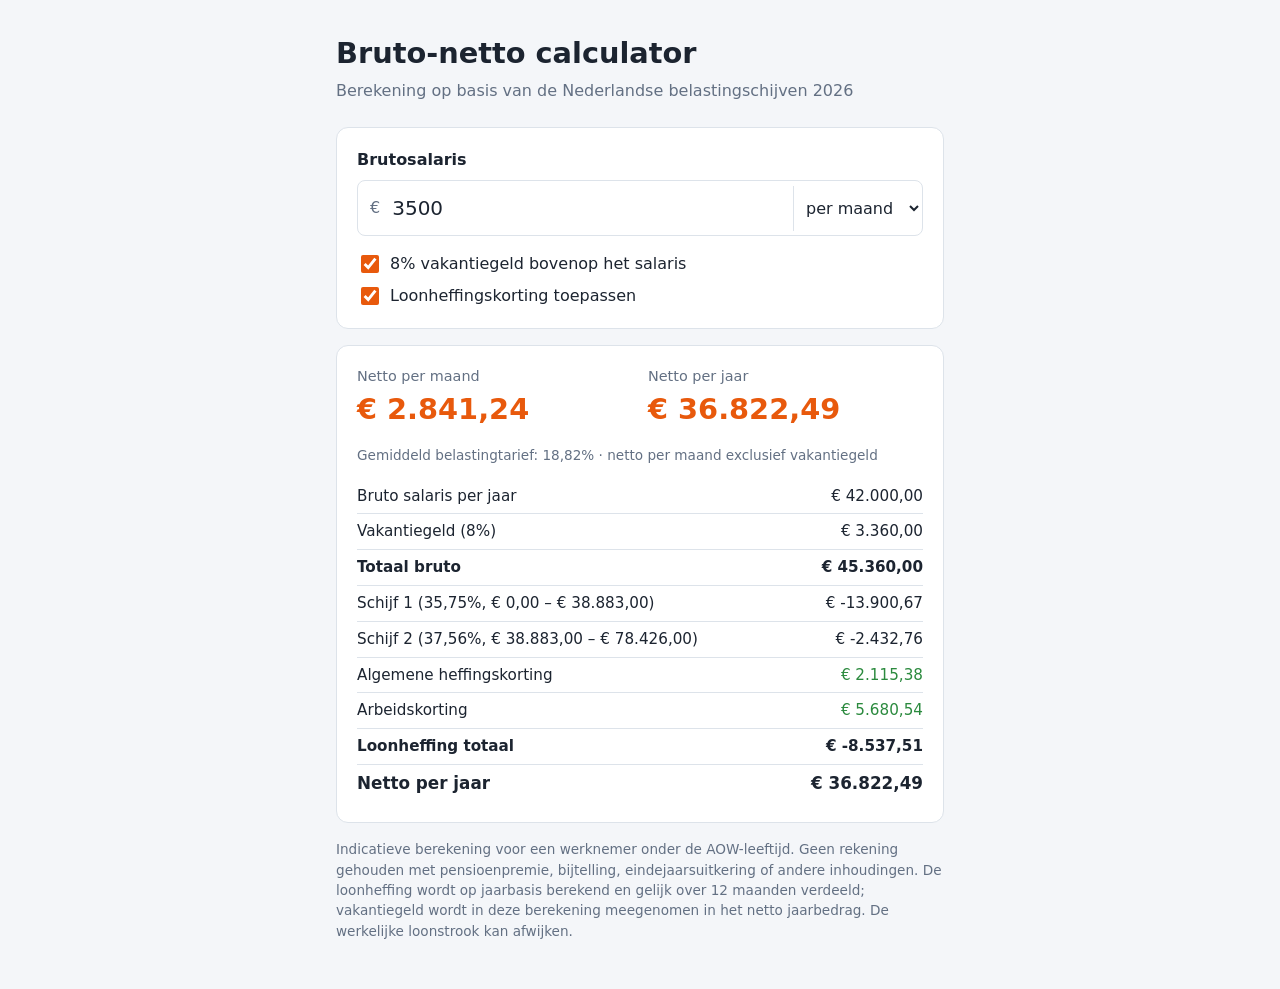
<file: index.html>
<!doctype html>
<html lang="nl">
<head>
  <meta charset="utf-8">
  <meta name="viewport" content="width=device-width, initial-scale=1">
  <title>Bruto-netto calculator</title>
  <link rel="stylesheet" href="style.css">
</head>
<body>
  <main>
    <header>
      <h1>Bruto-netto calculator</h1>
      <p class="sub">Berekening op basis van de Nederlandse belastingschijven 2026</p>
    </header>

    <form id="form" class="card" autocomplete="off">
      <label for="bruto">Brutosalaris</label>
      <div class="input-row">
        <span class="prefix">€</span>
        <input id="bruto" type="number" inputmode="decimal" min="0" step="any" placeholder="3500" value="3500">
        <select id="periode" aria-label="Periode">
          <option value="maand" selected>per maand</option>
          <option value="jaar">per jaar</option>
        </select>
      </div>

      <label class="check">
        <input id="vakantiegeld" type="checkbox" checked>
        8% vakantiegeld bovenop het salaris
      </label>
      <label class="check">
        <input id="heffingskorting" type="checkbox" checked>
        Loonheffingskorting toepassen
      </label>
    </form>

    <section class="card result" aria-live="polite">
      <div class="totals">
        <div>
          <span class="label">Netto per maand</span>
          <span id="nettoMaand" class="big">–</span>
        </div>
        <div>
          <span class="label">Netto per jaar</span>
          <span id="nettoJaar" class="big">–</span>
        </div>
      </div>
      <p id="toelichting" class="muted"></p>

      <table>
        <tbody id="details"></tbody>
      </table>
    </section>

    <footer class="muted">
      Indicatieve berekening voor een werknemer onder de AOW-leeftijd. Geen rekening gehouden met
      pensioenpremie, bijtelling, eindejaarsuitkering of andere inhoudingen. De loonheffing wordt
      op jaarbasis berekend en gelijk over 12 maanden verdeeld; vakantiegeld wordt in deze
      berekening meegenomen in het netto jaarbedrag. De werkelijke loonstrook kan afwijken.
    </footer>
  </main>

  <script src="calculator.js"></script>
  <script src="app.js"></script>
</body>
</html>
</file>
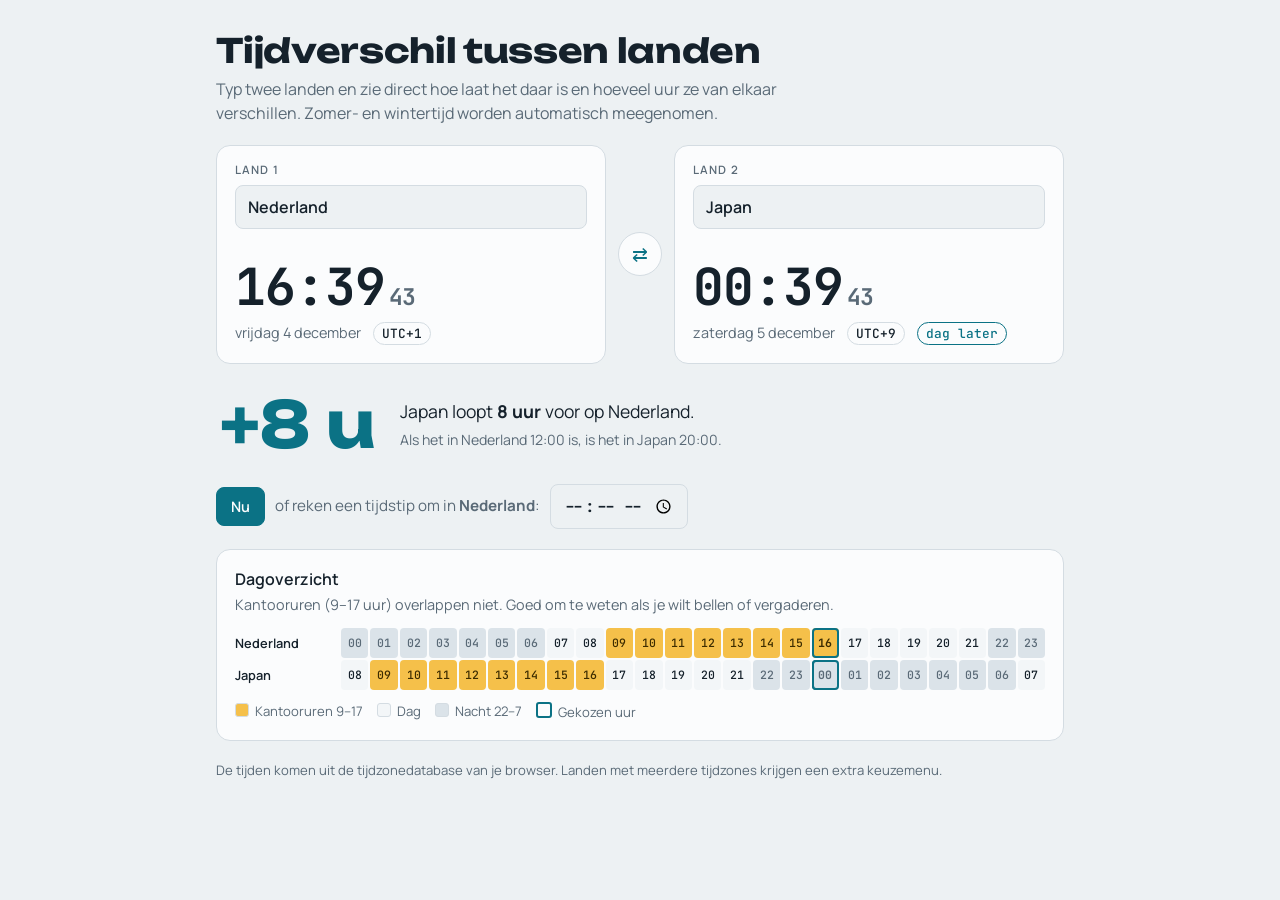
<file: tijdverschil/index.html>
<!doctype html>
<html lang="nl">
<meta charset="utf-8">
<meta name="viewport" content="width=device-width, initial-scale=1">
<title>Tijdverschil tussen landen</title>
<link rel="stylesheet" href="https://fonts.googleapis.com/css2?family=Unbounded:wght@500;700&family=Manrope:wght@400;600;700&family=JetBrains+Mono:wght@500;700&display=swap">
<style>
/* Layout: two country panels side by side with a swap button between them, the difference as one big statement below, then a 24-hour strip comparing both days. */
:root {
  --bg: #edf1f3; --surface: #fbfcfd; --ink: #15212b; --muted: #5a6a77; --line: #d4dce2;
  --accent: #0b7285; --sun: #f5c04a; --sun-ink: #3d2c00; --night: #dbe3e9; --day: #f3f6f8;
  --display: "Unbounded", "Segoe UI", system-ui, sans-serif;
  --body: "Manrope", system-ui, -apple-system, sans-serif;
  --mono: "JetBrains Mono", ui-monospace, Menlo, monospace;
}
@media (prefers-color-scheme: dark) { :root:not([data-theme="light"]) {
  --bg: #0f161c; --surface: #172129; --ink: #e3eaf0; --muted: #8fa1af; --line: #283642;
  --accent: #4cc3d9; --sun: #c8901a; --sun-ink: #1a1200; --night: #0c1217; --day: #1f2c36; color-scheme: dark } }
:root[data-theme="dark"] {
  --bg: #0f161c; --surface: #172129; --ink: #e3eaf0; --muted: #8fa1af; --line: #283642;
  --accent: #4cc3d9; --sun: #c8901a; --sun-ink: #1a1200; --night: #0c1217; --day: #1f2c36; color-scheme: dark }

* { box-sizing: border-box; }
body { margin: 0; background: var(--bg); color: var(--ink); font: 16px/1.5 var(--body); }
main { max-width: 880px; margin: 0 auto; padding: 32px 16px 48px; display: grid; gap: 20px; }

header h1 { margin: 0; font: 700 clamp(1.5rem, 4vw, 2.1rem)/1.15 var(--display); letter-spacing: -0.01em; text-wrap: balance; }
header p { margin: 6px 0 0; color: var(--muted); max-width: 60ch; }

.pair { display: grid; grid-template-columns: 1fr auto 1fr; gap: 12px; align-items: stretch; }
.panel { min-width: 0; background: var(--surface); border: 1px solid var(--line); border-radius: 14px; padding: 18px; display: grid; gap: 10px; align-content: start; }
.tag { font: 600 0.72rem/1 var(--body); letter-spacing: 0.1em; text-transform: uppercase; color: var(--muted); }
.panel input, .panel select, .when input {
  width: 100%; font: 600 1rem var(--body); color: var(--ink); background: var(--bg);
  border: 1px solid var(--line); border-radius: 8px; padding: 10px 12px;
}
.panel input:focus-visible, .panel select:focus-visible, .when input:focus-visible, button:focus-visible { outline: 2px solid var(--accent); outline-offset: 2px; }
.panel input.invalid { border-color: #c92a2a; }
.hint { min-height: 1.2em; margin: -4px 0 0; font-size: 0.82rem; color: var(--muted); }
.clock { font: 700 clamp(2.2rem, 7vw, 3.2rem)/1 var(--mono); font-variant-numeric: tabular-nums; letter-spacing: -0.02em; }
.clock .sec { font-size: 0.45em; color: var(--muted); margin-left: 4px; }
.meta { display: flex; flex-wrap: wrap; gap: 6px 12px; color: var(--muted); font-size: 0.9rem; }
.chip { font: 500 0.8rem var(--mono); padding: 2px 8px; border-radius: 99px; border: 1px solid var(--line); color: var(--ink); }
.chip.shift { border-color: var(--accent); color: var(--accent); }

.swap { align-self: center; width: 44px; height: 44px; border-radius: 50%; border: 1px solid var(--line); background: var(--surface); color: var(--accent); font-size: 1.2rem; cursor: pointer; }
.swap:hover { border-color: var(--accent); }

.verdict { display: grid; grid-template-columns: auto 1fr; gap: 6px 24px; align-items: center; padding: 8px 4px; }
.diff { font: 700 clamp(2.4rem, 8vw, 4rem)/1 var(--display); color: var(--accent); font-variant-numeric: tabular-nums; white-space: nowrap; }
.verdict p { margin: 0; font-size: 1.1rem; min-width: 0; }
.verdict p small { display: block; color: var(--muted); font-size: 0.88rem; margin-top: 4px; }

.when { display: flex; flex-wrap: wrap; align-items: center; gap: 10px; color: var(--muted); font-size: 0.95rem; }
.when input { width: auto; font-family: var(--mono); }
.when button { font: 600 0.9rem var(--body); padding: 9px 14px; border-radius: 8px; border: 1px solid var(--line); background: var(--surface); color: var(--ink); cursor: pointer; }
.when button[aria-pressed="true"] { background: var(--accent); border-color: var(--accent); color: var(--surface); }

.strip-card { background: var(--surface); border: 1px solid var(--line); border-radius: 14px; padding: 18px; min-width: 0; }
.strip-card h2 { margin: 0 0 4px; font: 600 1rem var(--body); }
.strip-card > p { margin: 0 0 12px; color: var(--muted); font-size: 0.9rem; }
.scroll { overflow-x: auto; }
.strip { display: grid; grid-template-columns: 6.5rem repeat(24, minmax(1.6rem, 1fr)); gap: 2px; min-width: 720px; font: 500 0.72rem var(--mono); }
.strip .name { font: 600 0.8rem var(--body); padding: 6px 8px 6px 0; overflow: hidden; text-overflow: ellipsis; white-space: nowrap; align-self: center; }
.cell { text-align: center; padding: 7px 0; border-radius: 4px; background: var(--day); }
.cell.night { background: var(--night); color: var(--muted); }
.cell.work { background: var(--sun); color: var(--sun-ink); }
.cell.now { outline: 2px solid var(--accent); outline-offset: -2px; font-weight: 700; }
.cell.newday { box-shadow: inset 2px 0 0 var(--accent); }
.legend { display: flex; flex-wrap: wrap; gap: 14px; margin-top: 12px; color: var(--muted); font-size: 0.82rem; }
.legend span::before { content: ""; display: inline-block; width: 12px; height: 12px; border-radius: 3px; margin-right: 6px; vertical-align: -1px; background: var(--day); border: 1px solid var(--line); }
.legend .l-work::before { background: var(--sun); }
.legend .l-night::before { background: var(--night); }
.legend .l-now::before { background: transparent; border: 2px solid var(--accent); }

footer { color: var(--muted); font-size: 0.82rem; }

@media (max-width: 640px) {
  .pair { grid-template-columns: 1fr; }
  .swap { justify-self: center; transform: rotate(90deg); }
  .verdict { grid-template-columns: 1fr; }
}
@media (prefers-reduced-motion: no-preference) { .swap { transition: transform .2s; } .swap:active { transform: rotate(180deg); } }
</style>

<main>
  <header>
    <h1>Tijdverschil tussen landen</h1>
    <p>Typ twee landen en zie direct hoe laat het daar is en hoeveel uur ze van elkaar verschillen. Zomer- en wintertijd worden automatisch meegenomen.</p>
  </header>

  <form class="pair" id="form" autocomplete="off">
    <section class="panel" id="panel-a">
      <label class="tag" for="land-a">Land 1</label>
      <input id="land-a" list="landen" placeholder="Bijv. Nederland">
      <select id="zone-a" aria-label="Tijdzone land 1" hidden></select>
      <p class="hint" id="hint-a"></p>
      <div class="clock" id="clock-a">--:--</div>
      <div class="meta"><span id="date-a"></span><span class="chip" id="utc-a"></span></div>
    </section>

    <button type="button" class="swap" id="swap" title="Landen omwisselen" aria-label="Landen omwisselen">⇄</button>

    <section class="panel" id="panel-b">
      <label class="tag" for="land-b">Land 2</label>
      <input id="land-b" list="landen" placeholder="Bijv. Japan">
      <select id="zone-b" aria-label="Tijdzone land 2" hidden></select>
      <p class="hint" id="hint-b"></p>
      <div class="clock" id="clock-b">--:--</div>
      <div class="meta"><span id="date-b"></span><span class="chip" id="utc-b"></span><span class="chip shift" id="shift-b" hidden></span></div>
    </section>
    <datalist id="landen"></datalist>
  </form>

  <section class="verdict" aria-live="polite">
    <div class="diff" id="diff">0 u</div>
    <p id="verdict-text"></p>
  </section>

  <div class="when">
    <button type="button" id="btn-now" aria-pressed="true">Nu</button>
    <label for="tijd">of reken een tijdstip om in <strong id="when-name">land 1</strong>:</label>
    <input type="time" id="tijd">
  </div>

  <section class="strip-card">
    <h2>Dagoverzicht</h2>
    <p id="overlap"></p>
    <div class="scroll"><div class="strip" id="strip"></div></div>
    <div class="legend"><span class="l-work">Kantooruren 9–17</span><span>Dag</span><span class="l-night">Nacht 22–7</span><span class="l-now">Gekozen uur</span></div>
  </section>

  <footer>De tijden komen uit de tijdzonedatabase van je browser. Landen met meerdere tijdzones krijgen een extra keuzemenu.</footer>
</main>

<script>
// Landcode → tijdzones. De eerste zone is de standaard (meestal de hoofdstad).
const RAW = `AF Asia/Kabul|AL Europe/Tirane|DZ Africa/Algiers|AD Europe/Andorra|AO Africa/Luanda|AG America/Antigua|AR America/Argentina/Buenos_Aires|AM Asia/Yerevan|AW America/Aruba
|AU Australia/Sydney Australia/Melbourne Australia/Brisbane Australia/Adelaide Australia/Darwin Australia/Perth Australia/Hobart|AT Europe/Vienna|AZ Asia/Baku
|BS America/Nassau|BH Asia/Bahrain|BD Asia/Dhaka|BB America/Barbados|BY Europe/Minsk|BE Europe/Brussels|BZ America/Belize|BJ Africa/Porto-Novo|BT Asia/Thimphu|BO America/La_Paz
|BQ America/Kralendijk|BA Europe/Sarajevo|BW Africa/Gaborone|BR America/Sao_Paulo America/Manaus America/Fortaleza America/Noronha America/Rio_Branco|BN Asia/Brunei|BG Europe/Sofia
|BF Africa/Ouagadougou|BI Africa/Bujumbura|KH Asia/Phnom_Penh|CM Africa/Douala|CA America/Toronto America/Vancouver America/Edmonton America/Winnipeg America/Regina America/Halifax America/St_Johns
|CV Atlantic/Cape_Verde|CF Africa/Bangui|TD Africa/Ndjamena|CL America/Santiago Pacific/Easter|CN Asia/Shanghai|CO America/Bogota|KM Indian/Comoro|CG Africa/Brazzaville
|CD Africa/Kinshasa Africa/Lubumbashi|CR America/Costa_Rica|CI Africa/Abidjan|HR Europe/Zagreb|CU America/Havana|CW America/Curacao|CY Asia/Nicosia|CZ Europe/Prague|DK Europe/Copenhagen
|DJ Africa/Djibouti|DM America/Dominica|DO America/Santo_Domingo|EC America/Guayaquil Pacific/Galapagos|EG Africa/Cairo|SV America/El_Salvador|GQ Africa/Malabo|ER Africa/Asmara
|EE Europe/Tallinn|SZ Africa/Mbabane|ET Africa/Addis_Ababa|FJ Pacific/Fiji|FI Europe/Helsinki|FR Europe/Paris|GA Africa/Libreville|GM Africa/Banjul|GE Asia/Tbilisi|DE Europe/Berlin
|GH Africa/Accra|GR Europe/Athens|GL America/Nuuk|GD America/Grenada|GT America/Guatemala|GN Africa/Conakry|GW Africa/Bissau|GY America/Guyana|HT America/Port-au-Prince
|HN America/Tegucigalpa|HK Asia/Hong_Kong|HU Europe/Budapest|IS Atlantic/Reykjavik|IN Asia/Kolkata|ID Asia/Jakarta Asia/Makassar Asia/Jayapura|IR Asia/Tehran|IQ Asia/Baghdad
|IE Europe/Dublin|IL Asia/Jerusalem|IT Europe/Rome|JM America/Jamaica|JP Asia/Tokyo|JO Asia/Amman|KZ Asia/Almaty|KE Africa/Nairobi|KI Pacific/Tarawa Pacific/Kiritimati
|KP Asia/Pyongyang|KR Asia/Seoul|XK Europe/Belgrade|KW Asia/Kuwait|KG Asia/Bishkek|LA Asia/Vientiane|LV Europe/Riga|LB Asia/Beirut|LS Africa/Maseru|LR Africa/Monrovia
|LY Africa/Tripoli|LI Europe/Vaduz|LT Europe/Vilnius|LU Europe/Luxembourg|MO Asia/Macau|MG Indian/Antananarivo|MW Africa/Blantyre|MY Asia/Kuala_Lumpur|MV Indian/Maldives
|ML Africa/Bamako|MT Europe/Malta|MH Pacific/Majuro|MR Africa/Nouakchott|MU Indian/Mauritius|MX America/Mexico_City America/Cancun America/Hermosillo America/Tijuana
|FM Pacific/Pohnpei|MD Europe/Chisinau|MC Europe/Monaco|MN Asia/Ulaanbaatar|ME Europe/Podgorica|MA Africa/Casablanca|MZ Africa/Maputo|MM Asia/Yangon|NA Africa/Windhoek
|NR Pacific/Nauru|NP Asia/Kathmandu|NL Europe/Amsterdam|NZ Pacific/Auckland Pacific/Chatham|NI America/Managua|NE Africa/Niamey|NG Africa/Lagos|MK Europe/Skopje|NO Europe/Oslo
|OM Asia/Muscat|PK Asia/Karachi|PW Pacific/Palau|PS Asia/Hebron|PA America/Panama|PG Pacific/Port_Moresby|PY America/Asuncion|PE America/Lima|PH Asia/Manila|PL Europe/Warsaw
|PT Europe/Lisbon Atlantic/Azores Atlantic/Madeira|PR America/Puerto_Rico|QA Asia/Qatar|RO Europe/Bucharest
|RU Europe/Moscow Europe/Kaliningrad Europe/Samara Asia/Yekaterinburg Asia/Omsk Asia/Novosibirsk Asia/Krasnoyarsk Asia/Irkutsk Asia/Yakutsk Asia/Vladivostok Asia/Magadan Asia/Kamchatka
|RW Africa/Kigali|KN America/St_Kitts|LC America/St_Lucia|VC America/St_Vincent|WS Pacific/Apia|SM Europe/San_Marino|ST Africa/Sao_Tome|SA Asia/Riyadh|SN Africa/Dakar
|RS Europe/Belgrade|SC Indian/Mahe|SL Africa/Freetown|SG Asia/Singapore|SX America/Lower_Princes|SK Europe/Bratislava|SI Europe/Ljubljana|SB Pacific/Guadalcanal|SO Africa/Mogadishu
|ZA Africa/Johannesburg|SS Africa/Juba|ES Europe/Madrid Atlantic/Canary|LK Asia/Colombo|SD Africa/Khartoum|SR America/Paramaribo|SE Europe/Stockholm|CH Europe/Zurich|SY Asia/Damascus
|TW Asia/Taipei|TJ Asia/Dushanbe|TZ Africa/Dar_es_Salaam|TH Asia/Bangkok|TL Asia/Dili|TG Africa/Lome|TO Pacific/Tongatapu|TT America/Port_of_Spain|TN Africa/Tunis|TR Europe/Istanbul
|TM Asia/Ashgabat|TV Pacific/Funafuti|UG Africa/Kampala|UA Europe/Kyiv|AE Asia/Dubai|GB Europe/London
|US America/New_York America/Chicago America/Denver America/Phoenix America/Los_Angeles America/Anchorage Pacific/Honolulu|UY America/Montevideo|UZ Asia/Tashkent|VU Pacific/Efate
|VA Europe/Vatican|VE America/Caracas|VN Asia/Ho_Chi_Minh|YE Asia/Aden|ZM Africa/Lusaka|ZW Africa/Harare`;

// Oudere browsers kennen sommige nieuwere zonenamen nog niet.
const ALIASES = { "Europe/Kyiv": "Europe/Kiev", "America/Nuuk": "America/Godthab" };
const isZone = (z) => { try { new Intl.DateTimeFormat("en", { timeZone: z }); return true; } catch { return false; } };
const fixZone = (z) => (isZone(z) ? z : ALIASES[z] && isZone(ALIASES[z]) ? ALIASES[z] : null);

const regionNames = new Intl.DisplayNames(["nl"], { type: "region" });
const COUNTRIES = RAW.replace(/\s*\n\s*/g, "").split("|").map((entry) => {
  const [code, ...zones] = entry.trim().split(" ");
  return { code, name: regionNames.of(code), zones: zones.map(fixZone).filter(Boolean) };
}).filter((c) => c.zones.length).sort((a, b) => a.name.localeCompare(b.name, "nl"));

const byName = new Map(COUNTRIES.map((c) => [c.name.toLowerCase(), c]));
const $ = (id) => document.getElementById(id);
$("landen").innerHTML = COUNTRIES.map((c) => `<option value="${c.name}"></option>`).join("");

// ---- Tijdzone-rekenwerk ----
const partsFmt = {};
function partsIn(zone, ms) {
  partsFmt[zone] ??= new Intl.DateTimeFormat("en-US", { timeZone: zone, hourCycle: "h23",
    year: "numeric", month: "numeric", day: "numeric", hour: "numeric", minute: "numeric", second: "numeric" });
  const p = {};
  for (const { type, value } of partsFmt[zone].formatToParts(new Date(ms))) p[type] = +value;
  return p;
}
// Verschil met UTC in minuten op een bepaald moment.
function offsetMin(zone, ms) {
  const t = Math.floor(ms / 1000) * 1000;
  const p = partsIn(zone, t);
  return Math.round((Date.UTC(p.year, p.month - 1, p.day, p.hour, p.minute, p.second) - t) / 60000);
}
// Moment (ms) waarop het in `zone` een bepaalde lokale datum en tijd is.
function instantAt(zone, y, mo, d, h, mi) {
  const guess = Date.UTC(y, mo - 1, d, h, mi);
  let t = guess - offsetMin(zone, guess) * 60000;
  return guess - offsetMin(zone, t) * 60000;
}
const fmtOffset = (m) => {
  const s = m < 0 ? "−" : "+", a = Math.abs(m);
  return `UTC${s}${Math.floor(a / 60)}${a % 60 ? ":" + String(a % 60).padStart(2, "0") : ""}`;
};
const fmtDuration = (m) => {
  const h = Math.floor(m / 60), mi = m % 60;
  return [h ? `${h} uur` : "", mi ? `${mi} minuten` : ""].filter(Boolean).join(" en ");
};
const pad = (n) => String(n).padStart(2, "0");
const city = (zone) => zone.split("/").pop().replace(/_/g, " ");
const dateFmt = {};
const longDate = (zone, ms) => (dateFmt[zone] ??= new Intl.DateTimeFormat("nl-NL",
  { timeZone: zone, weekday: "long", day: "numeric", month: "long" })).format(ms);

// ---- Status ----
const state = { a: { country: byName.get("nederland"), zone: null }, b: { country: COUNTRIES.find((c) => c.code === "JP"), zone: null }, time: null };
state.a.zone = state.a.country.zones[0];
state.b.zone = state.b.country.zones[0];
try {
  const saved = JSON.parse(localStorage.getItem("tijdverschil") || "null");
  for (const k of ["a", "b"]) {
    const c = saved && COUNTRIES.find((x) => x.code === saved[k]?.code);
    if (c) state[k] = { country: c, zone: c.zones.includes(saved[k].zone) ? saved[k].zone : c.zones[0] };
  }
} catch {}
const save = () => { try { localStorage.setItem("tijdverschil", JSON.stringify({
  a: { code: state.a.country.code, zone: state.a.zone }, b: { code: state.b.country.code, zone: state.b.zone } })); } catch {} };

const placeName = (s) => s.country.zones.length > 1 ? `${s.country.name} (${city(s.zone)})` : s.country.name;

function fillSide(k) {
  const s = state[k];
  $(`land-${k}`).value = s.country.name;
  $(`land-${k}`).classList.remove("invalid");
  $(`hint-${k}`).textContent = s.country.zones.length > 1 ? `${s.country.zones.length} tijdzones, kies hieronder een plaats.` : "";
  const sel = $(`zone-${k}`);
  sel.hidden = s.country.zones.length < 2;
  const now = Date.now();
  sel.innerHTML = s.country.zones.map((z) => `<option value="${z}">${city(z)} · ${fmtOffset(offsetMin(z, now))}</option>`).join("");
  sel.value = s.zone;
}

function findCountry(text, exactOnly) {
  const q = text.trim().toLowerCase();
  if (!q) return null;
  if (byName.has(q)) return byName.get(q);
  if (exactOnly) return null;
  return COUNTRIES.find((c) => c.name.toLowerCase().startsWith(q)) || COUNTRIES.find((c) => c.name.toLowerCase().includes(q)) || null;
}

for (const k of ["a", "b"]) {
  const input = $(`land-${k}`);
  input.addEventListener("input", () => {
    const c = findCountry(input.value, true);
    if (c) { state[k] = { country: c, zone: c.zones[0] }; fillSide(k); save(); render(); }
  });
  input.addEventListener("change", () => {
    const c = findCountry(input.value, false);
    if (c) { state[k] = { country: c, zone: c.zones[0] }; fillSide(k); save(); render(); }
    else { input.classList.add("invalid"); $(`hint-${k}`).textContent = `"${input.value}" niet gevonden. Probeer de Nederlandse naam, bijv. Duitsland.`; }
  });
  input.addEventListener("focus", () => input.select());
  $(`zone-${k}`).addEventListener("change", (e) => { state[k].zone = e.target.value; save(); render(); });
}
$("form").addEventListener("submit", (e) => { e.preventDefault(); document.activeElement.blur(); });

$("swap").addEventListener("click", () => {
  [state.a, state.b] = [state.b, state.a];
  if (state.time) state.time = null, $("tijd").value = "";
  fillSide("a"); fillSide("b"); save(); render();
});
$("tijd").addEventListener("input", (e) => { state.time = e.target.value || null; render(); });
$("btn-now").addEventListener("click", () => { state.time = null; $("tijd").value = ""; render(); });

// ---- Weergave ----
function render() {
  const A = state.a, B = state.b;
  let ms = Date.now();
  if (state.time) {
    const p = partsIn(A.zone, ms);
    const [h, mi] = state.time.split(":").map(Number);
    ms = instantAt(A.zone, p.year, p.month, p.day, h, mi);
  }
  $("btn-now").setAttribute("aria-pressed", String(!state.time));
  $("when-name").textContent = placeName(A);

  const offA = offsetMin(A.zone, ms), offB = offsetMin(B.zone, ms);
  const pA = partsIn(A.zone, ms), pB = partsIn(B.zone, ms);
  for (const [k, p, s, off] of [["a", pA, A, offA], ["b", pB, B, offB]]) {
    $(`clock-${k}`).innerHTML = `${pad(p.hour)}:${pad(p.minute)}` + (state.time ? "" : `<span class="sec">${pad(p.second)}</span>`);
    $(`date-${k}`).textContent = longDate(s.zone, ms);
    $(`utc-${k}`).textContent = fmtOffset(off);
  }
  const dayShift = Math.round((Date.UTC(pB.year, pB.month - 1, pB.day) - Date.UTC(pA.year, pA.month - 1, pA.day)) / 864e5);
  $("shift-b").hidden = !dayShift;
  $("shift-b").textContent = dayShift > 0 ? "dag later" : "dag eerder";

  const diff = offB - offA;
  const sign = diff > 0 ? "+" : diff < 0 ? "−" : "";
  const abs = Math.abs(diff);
  $("diff").textContent = `${sign}${Math.floor(abs / 60)}${abs % 60 ? ":" + pad(abs % 60) : ""} u`;
  const nA = placeName(A), nB = placeName(B);
  $("verdict-text").innerHTML = diff === 0
    ? `${nB} en ${nA} hebben dezelfde tijd.<small>Er is geen tijdsverschil op dit moment.</small>`
    : `${nB} loopt <strong>${fmtDuration(abs)}</strong> ${diff > 0 ? "voor op" : "achter op"} ${nA}.` +
      `<small>Als het in ${nA} 12:00 is, is het in ${nB} ${shiftClock(12 * 60 + diff)}.</small>`;

  renderStrip(ms, pA, offA);
}
function shiftClock(min) {
  const day = Math.floor(min / 1440), m = ((min % 1440) + 1440) % 1440;
  return `${pad(Math.floor(m / 60))}:${pad(m % 60)}` + (day > 0 ? " (de volgende dag)" : day < 0 ? " (de vorige dag)" : "");
}

function renderStrip(ms, pA, offA) {
  const A = state.a, B = state.b;
  const start = instantAt(A.zone, pA.year, pA.month, pA.day, 0, 0);
  const work = (h) => h >= 9 && h < 17, night = (h) => h >= 22 || h < 7;
  const rowA = [], rowB = [], overlap = [];
  let prevDay = null;
  for (let i = 0; i < 24; i++) {
    const t = start + i * 36e5;
    const a = partsIn(A.zone, t), b = partsIn(B.zone, t);
    const cls = (h) => (work(h) ? " work" : night(h) ? " night" : "");
    const isNow = a.hour === pA.hour;
    rowA.push(`<div class="cell${cls(a.hour)}${isNow ? " now" : ""}">${pad(a.hour)}</div>`);
    const newDay = prevDay !== null && b.day !== prevDay;
    prevDay = b.day;
    rowB.push(`<div class="cell${cls(b.hour)}${isNow ? " now" : ""}${newDay ? " newday" : ""}" title="${longDate(B.zone, t)}">${pad(b.hour)}${b.minute ? ":" + pad(b.minute) : ""}</div>`);
    if (work(a.hour) && work(b.hour) && (!b.minute || work(b.hour + 1))) overlap.push(a.hour);
  }
  $("strip").innerHTML =
    `<div class="name" title="${placeName(A)}">${placeName(A)}</div>${rowA.join("")}` +
    `<div class="name" title="${placeName(B)}">${placeName(B)}</div>${rowB.join("")}`;
  $("overlap").textContent = overlap.length
    ? `Kantooruren overlappen ${overlap.length} uur: van ${pad(overlap[0])}:00 tot ${pad(overlap.at(-1) + 1)}:00 in ${placeName(A)}.`
    : `Kantooruren (9–17 uur) overlappen niet. Goed om te weten als je wilt bellen of vergaderen.`;
}

fillSide("a"); fillSide("b"); render();
// Op smalle schermen het gekozen uur in beeld schuiven.
const nowCell = document.querySelector("#strip .cell.now");
if (nowCell) { const sc = document.querySelector(".scroll"); sc.scrollLeft = nowCell.offsetLeft - sc.offsetLeft - sc.clientWidth / 2; }
setInterval(() => { if (!state.time) render(); }, 1000);
</script>
</file>
<file: style.css>
:root {
  --bg: #f4f6f9;
  --card: #ffffff;
  --text: #1c2430;
  --muted: #637083;
  --accent: #e8590c;
  --border: #dde3ea;
  --positive: #2b8a3e;
}

@media (prefers-color-scheme: dark) {
  :root {
    --bg: #12161c;
    --card: #1b2129;
    --text: #e6eaf0;
    --muted: #93a0b2;
    --accent: #ff8a3d;
    --border: #2c3440;
    --positive: #69db7c;
  }
}

* { box-sizing: border-box; }

body {
  margin: 0;
  background: var(--bg);
  color: var(--text);
  font: 16px/1.5 system-ui, -apple-system, "Segoe UI", Roboto, sans-serif;
}

main {
  max-width: 640px;
  margin: 0 auto;
  padding: 32px 16px 48px;
}

h1 { margin: 0; font-size: 1.8rem; }
.sub { margin: 4px 0 24px; color: var(--muted); }

.card {
  background: var(--card);
  border: 1px solid var(--border);
  border-radius: 12px;
  padding: 20px;
  margin-bottom: 16px;
}

label { display: block; font-weight: 600; margin-bottom: 8px; }

.input-row {
  display: flex;
  align-items: center;
  border: 1px solid var(--border);
  border-radius: 8px;
  overflow: hidden;
  margin-bottom: 16px;
}
.input-row:focus-within { border-color: var(--accent); }
.prefix { padding: 0 4px 0 12px; color: var(--muted); }

input[type="number"], select {
  font: inherit;
  color: inherit;
  background: transparent;
  border: 0;
  padding: 12px 8px;
  outline: none;
}
input[type="number"] { flex: 1; min-width: 0; font-size: 1.25rem; }
select { border-left: 1px solid var(--border); padding-right: 12px; }
select option { background: var(--card); }

.check { display: flex; gap: 8px; align-items: center; font-weight: 400; margin: 8px 0 0; }
.check input { accent-color: var(--accent); width: 18px; height: 18px; }

.totals { display: grid; grid-template-columns: 1fr 1fr; gap: 16px; }
.label { display: block; color: var(--muted); font-size: 0.9rem; }
.big { display: block; font-size: 1.8rem; font-weight: 700; color: var(--accent); font-variant-numeric: tabular-nums; }

table { width: 100%; border-collapse: collapse; margin-top: 12px; font-size: 0.95rem; }
td { padding: 6px 0; border-bottom: 1px solid var(--border); }
td:last-child { text-align: right; font-variant-numeric: tabular-nums; white-space: nowrap; padding-left: 12px; }
tr.korting td:last-child { color: var(--positive); }
tr.sum td { font-weight: 600; }
tr.strong td { font-size: 1.05rem; border-bottom: 0; }

.muted { color: var(--muted); font-size: 0.85rem; }
footer { margin-top: 8px; }

@media (max-width: 420px) {
  .totals { grid-template-columns: 1fr; }
  .big { font-size: 1.5rem; }
}
</file>
